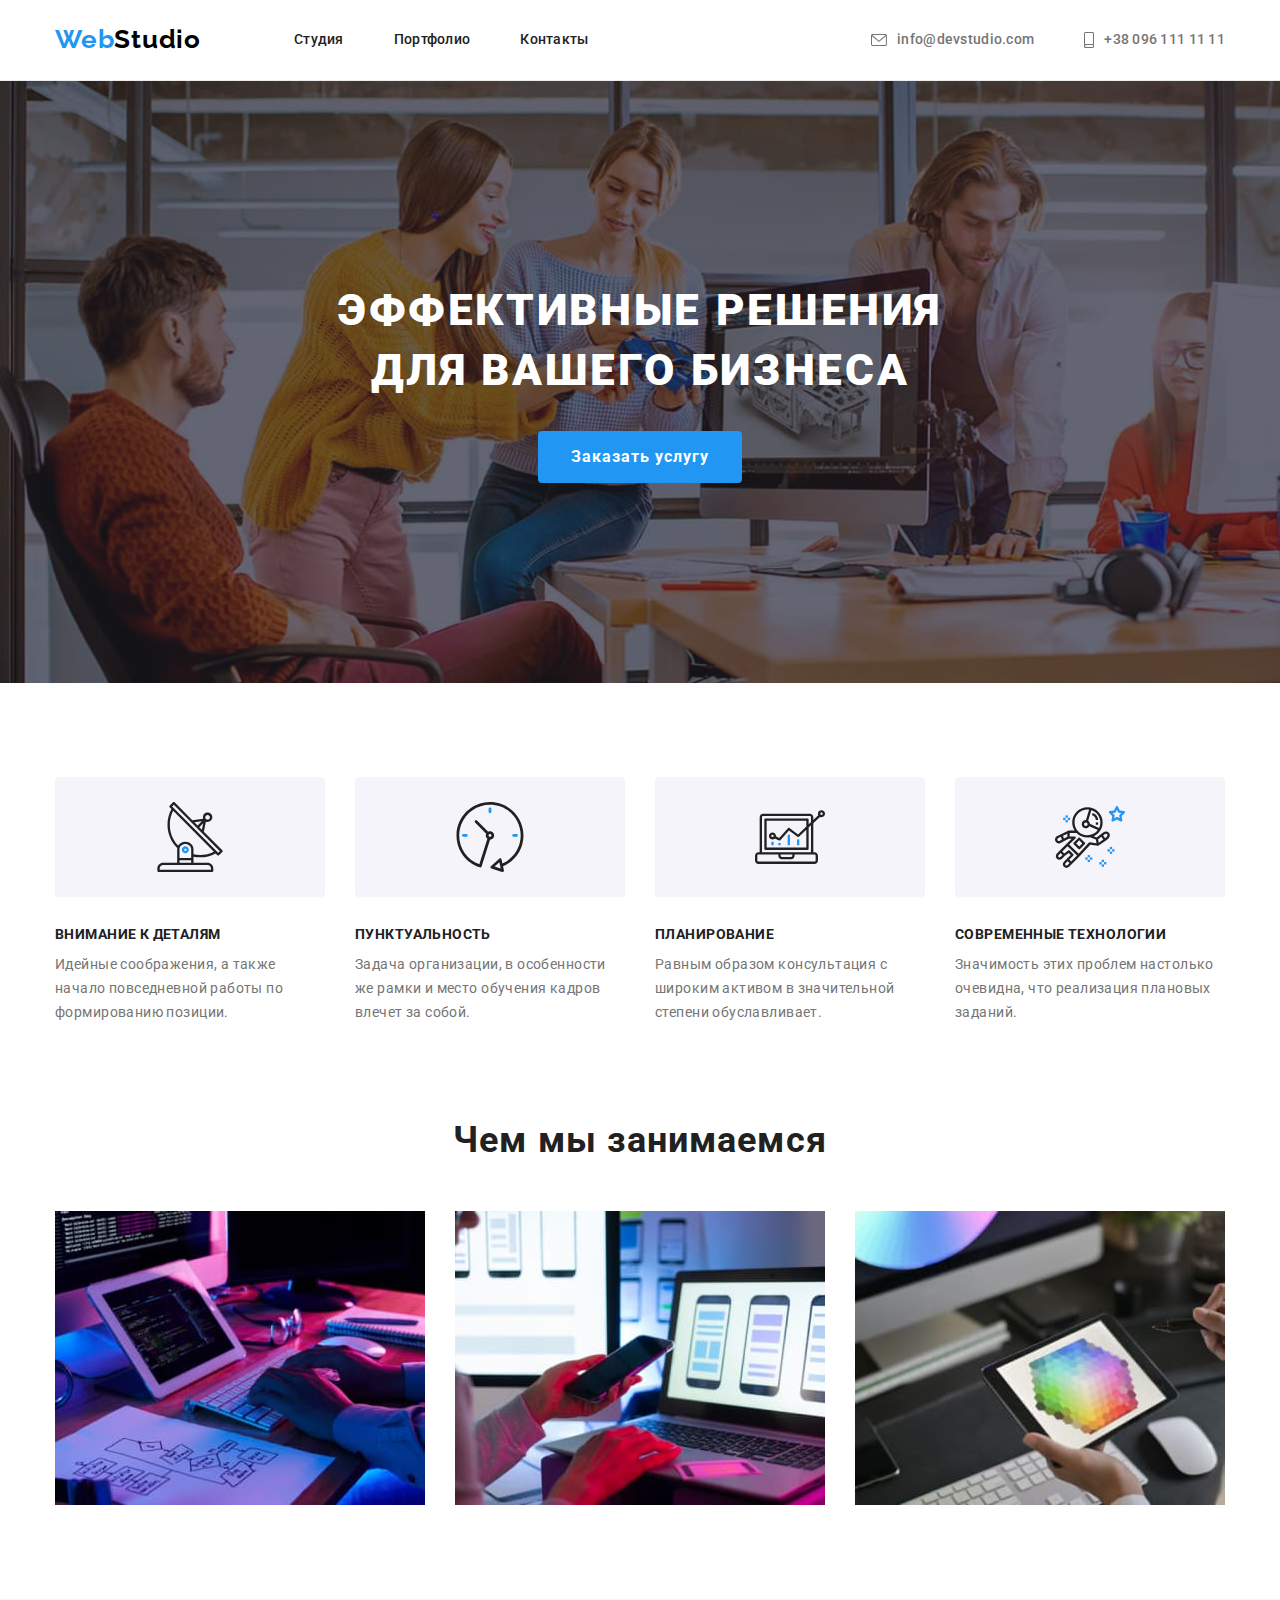
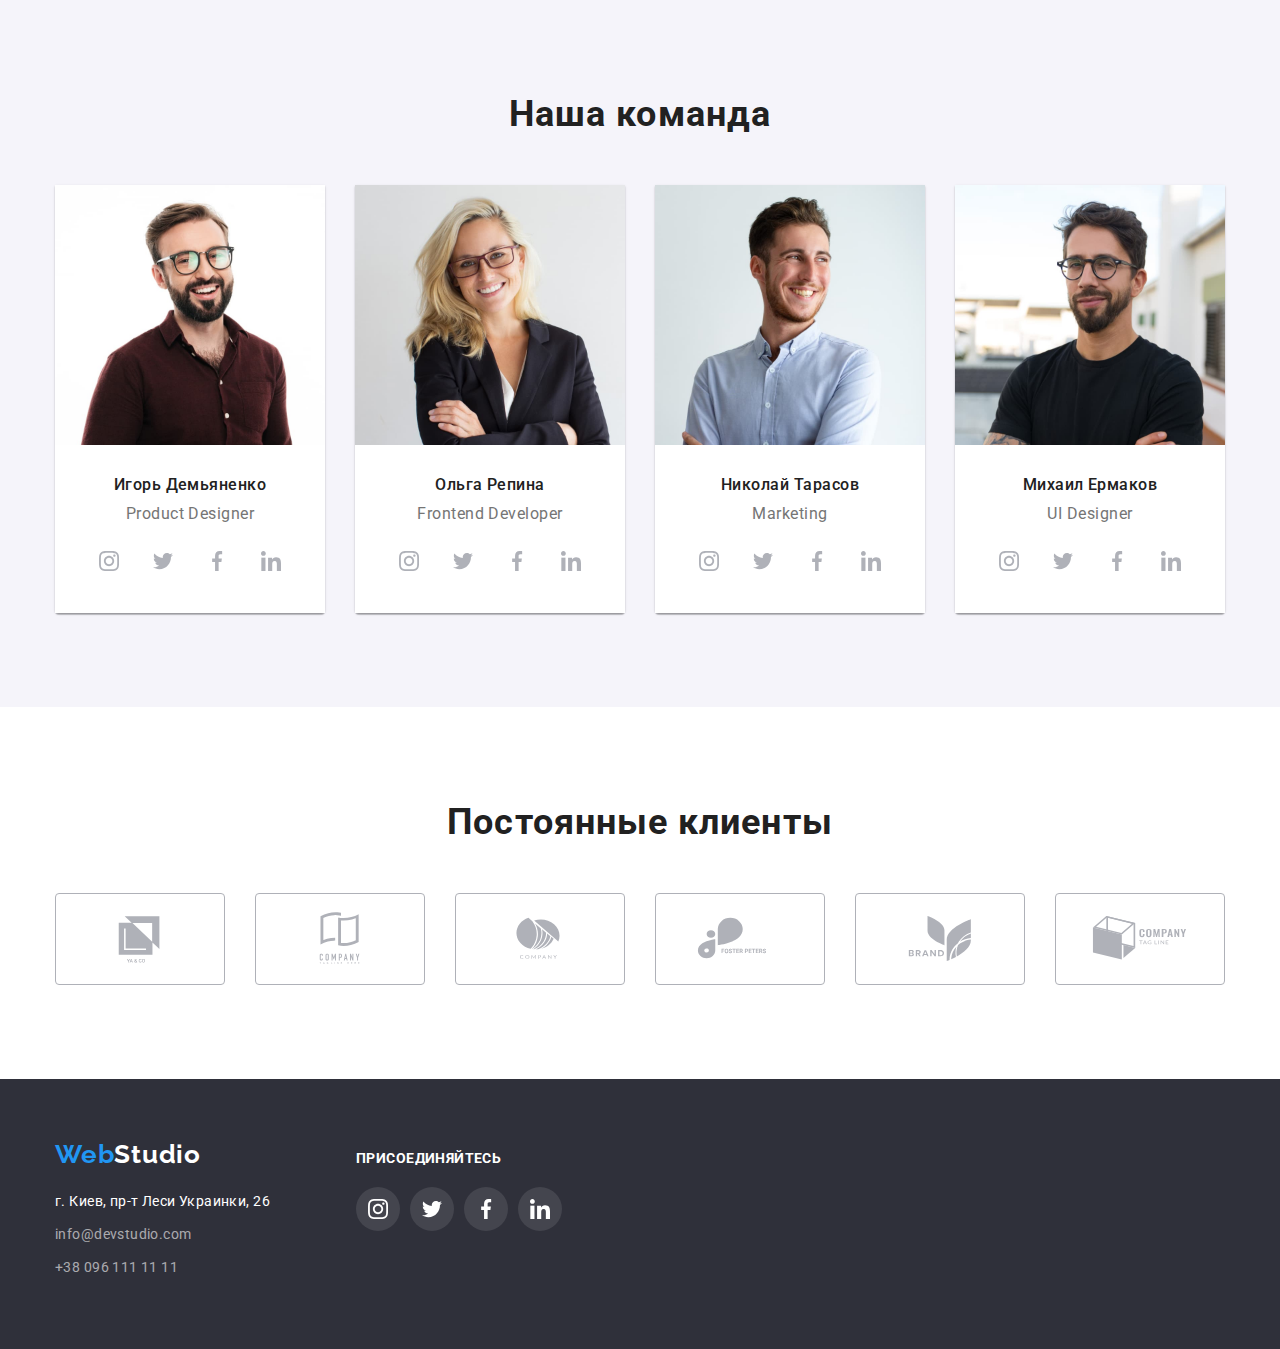
<file: index.html>
<!DOCTYPE html>
<html lang="ru">
<head>
    <meta charset="UTF-8">
    <meta http-equiv="X-UA-Compatible" content="IE=edge">
    <meta name="viewport" content="width=device-width, initial-scale=1.0">
    <title>Web studio</title>
    <link rel="preconnect" href="https://fonts.googleapis.com">
    <link rel="preconnect" href="https://fonts.gstatic.com" crossorigin>
    <link href="https://fonts.googleapis.com/css2?family=Raleway:wght@700&family=Roboto:wght@400;500;700;900&display=swap"
        rel="stylesheet">
        <link rel="stylesheet" href="https://cdnjs.cloudflare.com/ajax/libs/modern-normalize/1.1.0/modern-normalize.min.css">
        <link rel="stylesheet" href="./css/styles.css">    
</head>
<body>
    <header class="header">
            <div class="container main-nav">
            <a class="link header-logo" href="./index.html"> <span class="logo-secondary">Web</span>Studio</a>
        <nav class="header-nav">
            <ul class="list header-list">
                <li class="header-item">
                    <a class="link header-link" href="./index.html">Студия</a>
                </li >
                <li class="header-item">
                    <a class="link header-link" href="./portfolio.html">Портфолио</a>
                </li >
                <li class="header-item">
                    <a class="link header-link" href="">Контакты</a>
                </li >
            </ul>
        </nav >
            <ul class="list header-contacts">
                <li class="header-contacts-item">
                    <a class="link header-mail" href="mailto:info@devstudio.com">
                    <svg class="header-contacts-icon"
                        width="16px"
                        height="12px">
                        <use href="./images/icons.svg.svg#icon-envelope"></use>
                    </svg>
                    <p class="header-contacts-mail">
                        info@devstudio.com
                    </p></a>
                </li> 
                <li  class="header-contacts-item" >
                    <a class="link header-phone" href="tel:+380961111111">
                    <svg class="header-contacts-icon"
                    width="10px" 
                    height="16px">
                    <use href="./images/icons.svg.svg#icon-smartphone"></use>
                    </svg>  
                    <p class="header-contacts-phone">
                        +38 096 111 11 11
                    </p>
                </a>
                </li>
            </ul>
        </div>
    </header>
    <main>
        <!-- Герой -->
        <section class="hero">
            <div class="container">
            <h1 class="hero-title">Эффективные решения <br> для вашего бизнеса</h1>
            <button class=" btn hero-btn" type="button">Заказать услугу</button>
            </div>
        </section>
        <section class="features">
           <div class="container">
                <!-- потом будет скрыто -->
            <h2 class="features-title">Наши отличия</h2>
            <ul class="list features-list">
                <li class="features-item">
                    <div class="features-box">
                        <svg class="features-icon"
                        width="70px"
                        height="70px">
                            <use href="./images/icons.svg.svg#icon-antenna-1"></use>
                        </svg>
                    </div>
                    <h3 class="features-after-title">Внимание к деталям</h3>
                    <p class="features-text">Идейные соображения, а также начало повседневной работы по формированию позиции.</p>
                </li>
                <li class="features-item">
                    <div class="features-box">
                        <svg class="features-icon"
                        width="70px"
                        height="70px">
                            <use href="./images/icons.svg.svg#icon-clock-1"></use>
                        </svg>
                    </div>
                    <h3 class="features-after-title">Пунктуальность</h3>
                    <p class="features-text">Задача организации, в особенности же рамки и место обучения кадров влечет за собой.</p>
                </li>
                <li class="features-item">
                    <div class="features-box">
                        <svg class="features-icon"
                        width="70px"
                        height="70px">
                            <use href="./images/icons.svg.svg#icon-diagram-1"></use>
                        </svg>
                    </div>
                    <h3 class="features-after-title">Планирование</h3>
                    <p class="features-text">Равным образом консультация с широким активом в значительной степени обуславливает.</p>
                </li>
                <li class="features-item">
                    <div class="features-box">
                        <svg class="features-icon"
                        width="70px"
                        height="70px">
                            <use href="./images/icons.svg.svg#icon-astronaut-1"></use>
                        </svg>
                    </div>
                    <h3 class="features-after-title">Современные технологии</h3>
                    <p class="features-text">Значимость этих проблем настолько очевидна, что реализация плановых заданий.</p>
                </li>
            </ul>
           </div>
        </section>
        <section class="work">
         <div class="container">
            <h2 class="work-title">Чем мы занимаемся</h2>
            <ul class="list work-list">
                <li class="work-item">
                    <img class="img work-picture" src="./images/what-we-do1.jpg" 
                    alt="программист пишет код"
                    width="370">   
                </li>
                <li class="work-item">
                    <img class="img work-picture" src="./images/what-we-do2.jpg"
                    alt="тестирование продукта"
                    width="370">
                </li>
                <li class="work-item">
                    <img class="img work-picture" src="./images/what-we-do3.jpg" 
                    alt="дизайн"
                    width="370">
                </li>
            </ul>
         </div>
        </section>
        <!-- Наша команда -->
        <section class="team">
           <div class="container">
            <h2 class="team-title">Наша команда</h2>
            <ul class="list team-list">
                <li class="team-item">
                    <img class="img team-picture" src="./images/our-team1.jpg" 
                    alt="Фото работника - 1"
                    width="270">
                    <div class="team-members">
                        <h3 class="team-after-title">Игорь Демьяненко</h3>
                        <p class="team-text">Product Designer</p>
                        <ul class="social-list list">
                            <li class="social-list-item">
                                <a class="social-list-link link" href="">
                                    <svg class="social-list-icon" width="20" height="20">
                                        <use href="./images/icons.svg.svg#instagram"></use>
                                    </svg>
                                </a>
                            </li>
                            <li class="social-list-item">
                                <a class="social-list-link link" href="">
                                    <svg class="social-list-icon" width="20" height="20">
                                        <use href="./images/icons.svg.svg#twitter"></use>
                                    </svg>
                                </a>
                            </li>
                            <li class="social-list-item">
                                <a class="social-list-link link" href="">
                                    <svg class="social-list-icon" width="20" height="20">
                                        <use href="./images/icons.svg.svg#facebook"></use>
                                    </svg>
                                </a>
                            </li>
                            <li class="social-list-item">
                                <a class="social-list-link link" href="">
                                    <svg class="social-list-icon" width="20" height="20">
                                        <use href="./images/icons.svg.svg#linkedin"></use>
                                    </svg>
                                </a>
                            </li>
                        </ul>
                    </div>
                </li>
                <li class="team-item">
                    <img class="img team-picture" src="./images/our-team2.jpg" 
                    alt="Фото работника - 2"
                    width="270">
                    <div class="team-members">
                        <h3 class="team-after-title">Ольга Репина</h3>
                        <p class="team-text">Frontend Developer</p>
                        <ul class="social-list list">
                            <li class="social-list-item">
                                <a class="social-list-link link" href="">
                                    <svg class="social-list-icon" width="20" height="20">
                                        <use href="./images/icons.svg.svg#instagram"></use>
                                    </svg>
                                </a>
                            </li>
                            <li class="social-list-item">
                                <a class="social-list-link link" href="">
                                    <svg class="social-list-icon" width="20" height="20">
                                        <use href="./images/icons.svg.svg#twitter"></use>
                                    </svg>
                                </a>
                            </li>
                            <li class="social-list-item">
                                <a class="social-list-link link" href="">
                                    <svg class="social-list-icon" width="20" height="20">
                                        <use href="./images/icons.svg.svg#facebook"></use>
                                    </svg>
                                </a>
                            </li>
                            <li class="social-list-item">
                                <a class="social-list-link link" href="">
                                    <svg class="social-list-icon" width="20" height="20">
                                        <use href="./images/icons.svg.svg#linkedin"></use>
                                    </svg>
                                </a>
                            </li>
                        </ul>
                    </div>
                </li>
                <li class="team-item">
                   <img class="img team-picture" src="./images/our-team3.jpg" 
                   alt="Фото работника - 3"
                   width="270">
                    <div class="team-members">
                        <h3 class="team-after-title">Николай Тарасов</h3>
                        <p class="team-text">Marketing</p>
                        <ul class="social-list list">
                            <li class="social-list-item">
                                <a class="social-list-link link" href="">
                                    <svg class="social-list-icon" width="20" height="20">
                                        <use href="./images/icons.svg.svg#instagram"></use>
                                    </svg>
                                </a>
                            </li>
                            <li class="social-list-item">
                                <a class="social-list-link link" href="">
                                    <svg class="social-list-icon" width="20" height="20">
                                        <use href="./images/icons.svg.svg#twitter"></use>
                                    </svg>
                                </a>
                            </li>
                            <li class="social-list-item">
                                <a class="social-list-link link" href="">
                                    <svg class="social-list-icon" width="20" height="20">
                                        <use href="./images/icons.svg.svg#facebook"></use>
                                    </svg>
                                </a>
                            </li>
                            <li class="social-list-item">
                                <a class="social-list-link link" href="">
                                    <svg class="social-list-icon" width="20" height="20">
                                        <use href="./images/icons.svg.svg#linkedin"></use>
                                    </svg>
                                </a>
                            </li>
                        </ul>
                    </div>
                </li>
                <li class="team-item">
                    <img class="img team-picture" src="./images/our-team4.jpg" 
                    alt="Фото работника - 4"
                    width="270">
                    <div class="team-members">
                        <h3 class="team-after-title">Михаил Ермаков</h3>
                        <p class="team-text">UI Designer</p>
                        <ul class="social-list list">
                            <li class="social-list-item">
                                <a class="social-list-link link" href="">
                                    <svg class="social-list-icon" width="20" height="20">
                                        <use href="./images/icons.svg.svg#instagram"></use>
                                    </svg>
                                </a>
                            </li>
                            <li class="social-list-item">
                                <a class="social-list-link link" href="">
                                    <svg class="social-list-icon" width="20" height="20">
                                        <use href="./images/icons.svg.svg#twitter"></use>
                                    </svg>
                                </a>
                            </li>
                            <li class="social-list-item">
                                <a class="social-list-link link" href="">
                                    <svg class="social-list-icon" width="20" height="20">
                                        <use href="./images/icons.svg.svg#facebook"></use>
                                    </svg>
                                </a>
                            </li>
                            <li class="social-list-item">
                                <a class="social-list-link link" href="">
                                    <svg class="social-list-icon" width="20" height="20">
                                        <use href="./images/icons.svg.svg#linkedin"></use>
                                    </svg>
                                </a>
                            </li>
                        </ul>
                    </div>
                </li>
            </ul>
           </div>
        </section>
        <section class="clients">
            <div class="container">
                <h2 class="clients-title">Постоянные клиенты</h2>
            <ul class="list clients-list">
                <li class="clients-list-item">
                    <a href="" class="link clients-list-link">
                        <svg class="clients-list-icon"
                        width="106" 
                        height="60">
                            <use href="./images/icons.svg.svg#icon-logo"></use>
                        </svg>
                    </a>
                </li>
                <li class="clients-list-item">
                    <a href="" class="link clients-list-link">
                        <svg class="clients-list-icon"
                        width="106" 
                        height="60">
                            <use href="./images/icons.svg.svg#icon-logo-1"></use>
                        </svg>
                    </a>
                </li>
                <li class="clients-list-item">
                    <a href="" class="link clients-list-link">
                        <svg class="clients-list-icon"
                        width="106" 
                        height="60">
                            <use href="./images/icons.svg.svg#icon-logo-2"></use>
                        </svg>
                    </a>
                </li>
                <li class="clients-list-item">
                    <a href="" class="link clients-list-link">
                        <svg class="clients-list-icon"
                        width="106" 
                        height="60">
                            <use href="./images/icons.svg.svg#icon-logo-3"></use>
                        </svg>
                    </a>
                </li>
                <li class="clients-list-item">
                    <a href="" class="link clients-list-link">
                        <svg class="clients-list-icon"
                        width="106" 
                        height="60">
                            <use href="./images/icons.svg.svg#icon-logo-4"></use>
                        </svg>
                    </a>
                </li>
                <li class="clients-list-item">
                    <a href="" class="link clients-list-link">
                        <svg class="clients-list-icon"
                        width="106" 
                        height="60">
                            <use href="./images/icons.svg.svg#icon-logo-5"></use>
                        </svg>
                    </a>
                </li>
            </ul>
        </div>
        </section>
    </main>
    <footer class="footer">
    <div class="container">
        <div class="footer-address">
            <div class="footer-address-div">
            <a class="link footer-logo" href="./index.html"> <span class="footer-secondary">Web</span>Studio</a>
            <address>
                <ul class="list footer-list">
                    <li class="footer-item">
                        <a class="link footer-link" href="https://goo.gl/maps/KCNXTtwUkDuFQo187">г. Киев, пр-т Леси Украинки, 26</a>
                    </li>
                    <li class="footer-item">
                        <a class="link footer-mail" href="mailto:info@devstudio.com">info@devstudio.com</a>
                    </li>
                    <li class="footer-item">
                        <a class="link footer-phone" href="tel:+380961111111">+38 096 111 11 11</a>
                    </li>
                </ul>            
            </address>
            </div>
            <div class="footer-socials">
                <p class="footer-socials-text">присоединяйтесь</p>
                <ul class="social-list list">
                    <li class="social-list-item">
                        <a class="social-list-link link secondary" href="">
                            <svg class="social-list-icon secondary" width="20" height="20">
                                <use href="./images/icons.svg.svg#instagram"></use>
                            </svg>
                        </a>
                    </li>
                    <li class="social-list-item">
                        <a class="social-list-link link secondary" href="">
                            <svg class="social-list-icon secondary" width="20" height="20">
                                <use href="./images/icons.svg.svg#twitter"></use>
                            </svg>
                        </a>
                    </li>
                    <li class="social-list-item">
                        <a class="social-list-link link secondary" href="">
                            <svg class="social-list-icon secondary" width="20" height="20">
                                <use href="./images/icons.svg.svg#facebook"></use>
                            </svg>
                        </a>
                    </li>
                    <li class="social-list-item">
                        <a class="social-list-link link secondary" href="">
                            <svg class="social-list-icon secondary" width="20" height="20">
                                <use href="./images/icons.svg.svg#linkedin"></use>
                            </svg>
                        </a>
                    </li>
                </ul>
            </div>
        </div>
    </div>
    </footer>
</body>
</html>
</file>
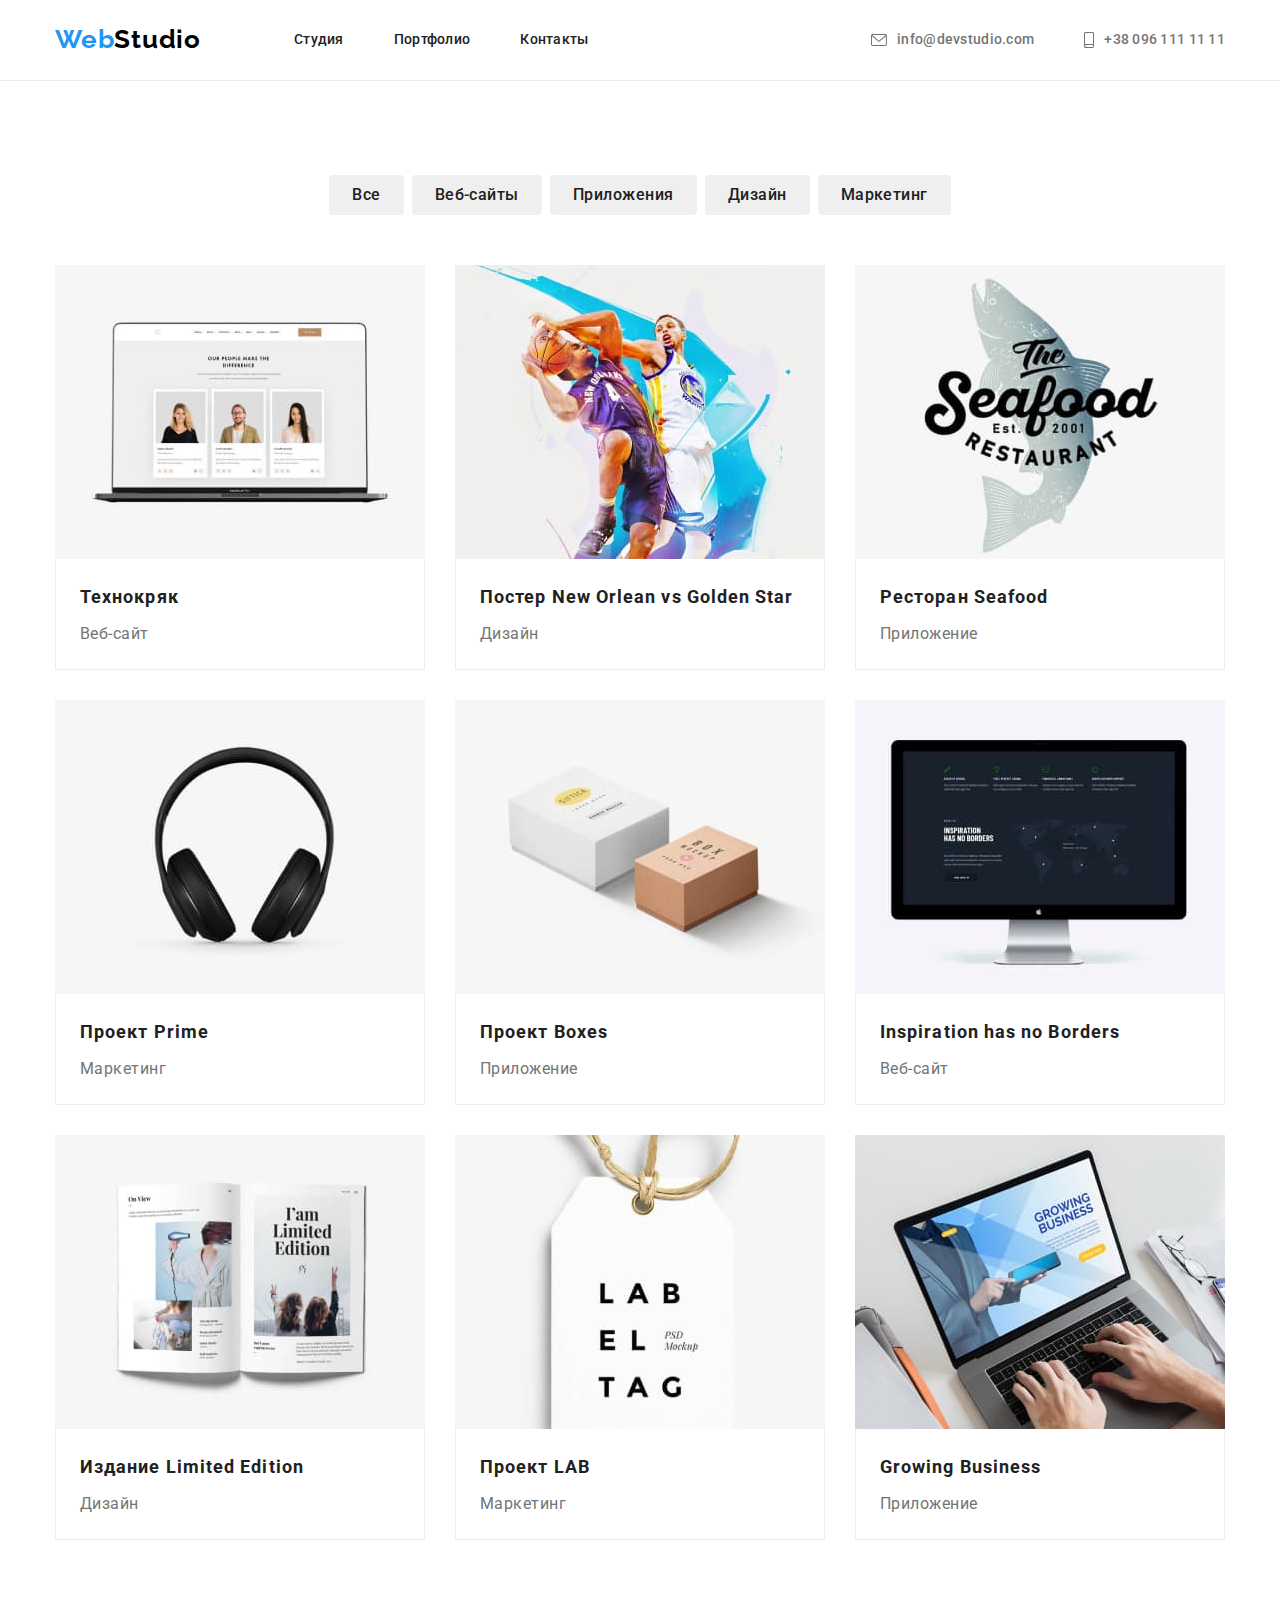
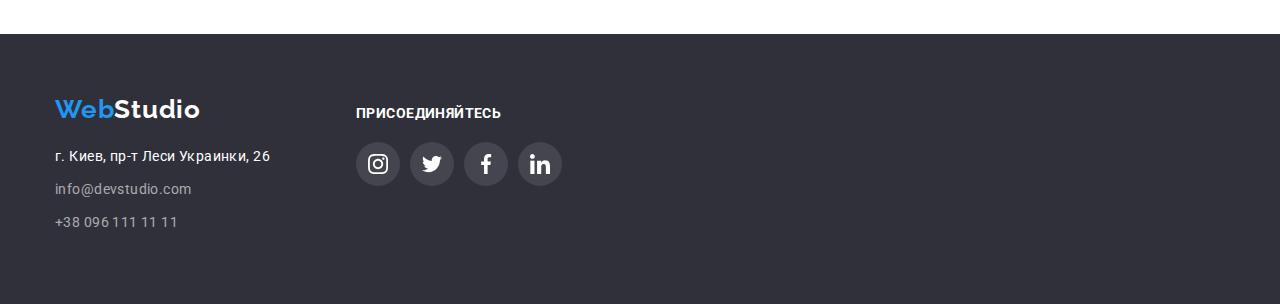
<file: portfolio.html>
<!DOCTYPE html>
<html lang="ru">
<head>
    <meta charset="UTF-8">
    <meta http-equiv="X-UA-Compatible" content="IE=edge">
    <meta name="viewport" content="width=device-width, initial-scale=1.0">
    <title>Web studio</title>
    <link rel="preconnect" href="https://fonts.googleapis.com">
    <link rel="preconnect" href="https://fonts.gstatic.com" crossorigin>
    <link href="https://fonts.googleapis.com/css2?family=Raleway:wght@700&family=Roboto:wght@400;500;700;900&display=swap"
        rel="stylesheet">
    <link rel="stylesheet" href="https://cdnjs.cloudflare.com/ajax/libs/modern-normalize/1.1.0/modern-normalize.min.css">
    <link rel="stylesheet" href="./css/styles.css">    
</head>
<body>
    <header class="header">
        <div class="container main-nav">
        <a class="link header-logo" href="./index.html"> <span class="logo-secondary">Web</span>Studio</a>
    <nav class="header-nav">
        <ul class="list header-list">
            <li class="header-item">
                <a class="link header-link" href="./index.html">Студия</a>
            </li >
            <li class="header-item">
                <a class="link header-link" href="./portfolio.html">Портфолио</a>
            </li >
            <li class="header-item">
                <a class="link header-link" href="">Контакты</a>
            </li >
        </ul>
    </nav >
        <ul class="list header-contacts">
            <li class="header-contacts-item">
                <a class="link header-mail" href="mailto:info@devstudio.com">
                <svg class="header-contacts-icon"
                    width="16px"
                    height="12px">
                    <use href="./images/icons.svg.svg#icon-envelope"></use>
                </svg>
                <p class="header-contacts-mail">
                    info@devstudio.com
                </p></a>
            </li> 
            <li  class="header-contacts-item" >
                <a class="link header-phone" href="tel:+380961111111">
                <svg class="header-contacts-icon"
                width="10px" 
                height="16px">
                <use href="./images/icons.svg.svg#icon-smartphone"></use>
                </svg>  
                <p class="header-contacts-phone">
                    +38 096 111 11 11
                </p>
            </a>
            </li>
        </ul>
    </div>
</header>
    <main>
        <!-- Наши работы -->
        <section class="works" >
            <div class="container">
                <!-- потом будет скрыто -->
            <h2 class="works-nav-title">Наши работы</h2>
            <ul class="list works-nav-list">
                <li class="works-nav-item">
                    <button class="btn works-nav-btn" type="button">Все</button>
                </li>
                <li class="works-nav-item">
                    <button class="btn works-nav-btn" type="button">Веб-сайты</button>
                </li>
                <li class="works-nav-item">
                    <button class="btn works-nav-btn" type="button">Приложения</button>
                </li>
                <li class="works-nav-item">
                    <button class="btn works-nav-btn" type="button">Дизайн</button>
                </li>
                <li class="works-nav-item">
                    <button class="btn works-nav-btn" type="button">Маркетинг</button>
                </li>
            </ul>
            <ul class="list works-examples-list">
                <li class="works-examples-item">
                    <img class="img works-examples-picture" src="./images/our-works1.jpg" 
                    alt="страница сайта"
                    width="370">
                    <div class="works-block">
                        <h3 class="works-examples-after-title">Технокряк</h3>
                        <p class="works-examples-item-text">Веб-сайт</p>
                    </div>
                </li>
                <li class="works-examples-item">
                    <img class="img works-examples-picture" src="./images/our-works2.jpg" 
                    alt="дизайн постера"
                    width="370">
                    <div class="works-block">
                        <h3 class="works-examples-after-title">Постер New Orlean vs Golden Star</h3>
                    <p class="works-examples-item-text">Дизайн</p>
                    </div>
                </li>
                <li class="works-examples-item">
                    <img class="img works-examples-picture" src="./images/our-works3.jpg" 
                    alt="иконка приложения"
                    width="370">
                    <div class="works-block">
                        <h3 class="works-examples-after-title">Ресторан Seafood</h3>
                        <p class="works-examples-item-text">Приложение</p>
                    </div>
                </li>
                <li class="works-examples-item">
                    <img class="img works-examples-picture" src="./images/our-works4.jpg" 
                    alt="наушники"
                    width="370">
                    <div class="works-block">
                        <h3 class="works-examples-after-title">Проект Prime</h3>
                        <p class="works-examples-item-text">Маркетинг</p>
                    </div>               
                </li>
                <li class="works-examples-item">
                    <img class="img works-examples-picture" src="./images/our-works5.jpg" 
                    alt="коробки с брендингом"
                    width="370">
                    <div class="works-block">
                        <h3 class="works-examples-after-title">Проект Boxes</h3>
                        <p class="works-examples-item-text">Приложение</p>
                    </div>               
                </li>
                <li class="works-examples-item">
                    <img class="img works-examples-picture" src="./images/our-works6.jpg" 
                    alt="страница сайта"
                    width="370">
                    <div class="works-block">
                        <h3 class="works-examples-after-title">Inspiration has no Borders</h3>
                        <p class="works-examples-item-text">Веб-сайт</p>
                    </div>               
                </li>
                <li class="works-examples-item">
                    <img class="img works-examples-picture" src="./images/our-works7.jpg" 
                    alt="журнал"
                    width="370">
                    <div class="works-block">
                        <h3 class="works-examples-after-title">Издание Limited Edition</h3>
                        <p class="works-examples-item-text">Дизайн</p>
                    </div>
                </li>
                <li class="works-examples-item">
                    <img class="img works-examples-picture" src="./images/our-works8.jpg"
                    alt="бирка"
                    width="370">
                    <div class="works-block">
                        <h3 class="works-examples-after-title">Проект LAB</h3>
                        <p class="works-examples-item-text">Маркетинг</p>
                    </div>            
                </li>
                <li class="works-examples-item">
                    <img class="img works-examples-picture" src="./images/our-works9.jpg" 
                    alt="страница сайта"
                    width="370">
                    <div class="works-block">
                        <h3 class="works-examples-after-title">Growing Business</h3>
                        <p class="works-examples-item-text">Приложение</p>
                    </div>
                </li>
            </ul>
            </div>
        </section>
    </main>
    <footer class="footer">
        <div class="container">
            <div class="footer-address">
                <div class="footer-address-div">
                <a class="link footer-logo" href="./index.html"> <span class="footer-secondary">Web</span>Studio</a>
                <address>
                    <ul class="list footer-list">
                        <li class="footer-item">
                            <a class="link footer-link" href="https://goo.gl/maps/KCNXTtwUkDuFQo187">г. Киев, пр-т Леси Украинки, 26</a>
                        </li>
                        <li class="footer-item">
                            <a class="link footer-mail" href="mailto:info@devstudio.com">info@devstudio.com</a>
                        </li>
                        <li class="footer-item">
                            <a class="link footer-phone" href="tel:+380961111111">+38 096 111 11 11</a>
                        </li>
                    </ul>            
                </address>
                </div>
                <div class="footer-socials">
                    <p class="footer-socials-text">присоединяйтесь</p>
                    <ul class="social-list list">
                        <li class="social-list-item">
                            <a class="social-list-link link secondary" href="">
                                <svg class="social-list-icon secondary" width="20" height="20">
                                    <use href="./images/icons.svg.svg#instagram"></use>
                                </svg>
                            </a>
                        </li>
                        <li class="social-list-item">
                            <a class="social-list-link link secondary" href="">
                                <svg class="social-list-icon secondary" width="20" height="20">
                                    <use href="./images/icons.svg.svg#twitter"></use>
                                </svg>
                            </a>
                        </li>
                        <li class="social-list-item">
                            <a class="social-list-link link secondary" href="">
                                <svg class="social-list-icon secondary" width="20" height="20">
                                    <use href="./images/icons.svg.svg#facebook"></use>
                                </svg>
                            </a>
                        </li>
                        <li class="social-list-item">
                            <a class="social-list-link link secondary" href="">
                                <svg class="social-list-icon secondary" width="20" height="20">
                                    <use href="./images/icons.svg.svg#linkedin"></use>
                                </svg>
                            </a>
                        </li>
                    </ul>
                </div>
            </div>
        </div>
        </footer>
</body>
</html>
</file>
<file: css/styles.css>
:root {
  --first-header-color: #2196f3;
  --second-header-color: #000000;
  --third-header-color: #757575;
  --accent-color: #2196f3;
  --second-accent-color: #ffffff;
  --first-page-color: #212121;
  --second-page-color: #ffffff;
  --third-page-color: #757575;
  --fourth-page-color: #2196f3;
  --first-background-color: #ffffff;
  --second-background-color: #2f303a;
  --third-background-color: #e5e5e5;
  --fourth-background-color: #f5f4fa;
  --first-footer-color: #ffffff;
  --second-footer-color: #2196f3;
  --third-footer-color: rgba(255, 255, 255, 0.6);
  --first-shadow-color: rgba(0, 0, 0, 0.15);
  --first-line-color: #ECECEC;
  --second-line-color: #EEEEEE;
  --first-shadow-color: rgba(0, 0, 0, 0.12);
  --second-shadow-color: rgba(0, 0, 0, 0.14);
  --third-shadow-color: rgba(0, 0, 0, 0.2);
  --fourth-shadow-color: rgba(0, 0, 0, 0.06);
  --fifth-shadow-color: rgba(0, 0, 0, 0.16);
  --sixth-shadow-color: rgba(0, 0, 0, 0.1);
  --seventh-shadow-color: rgba(0, 0, 0, 0.08);
  --first-icon-color: #AFB1B8;
  --first-link-background-color: rgba(255, 255, 255, 0.1);
  --overlay-color: rgba(47, 48, 58, 0.4);
}

html {
  box-sizing: border-box;
}

*,
*::before,
*::after {
  box-sizing: border-box;
}

body {
  font-family: 'Roboto', sans-serif;
  color: #212121;
}
.btn {
  cursor: pointer;
}
.list {
  list-style: none;
  padding: 0;
  margin: 0;
}

h1, h2, h3, h4, h5, h6, p {
  padding: 0;
  margin: 0;
}

.link {
  text-decoration: none;
}

.btn {
  border: 1px solid transparent;
}
.img {
  display: block;
  max-width: 100%;
  height: auto;
}
/*-------------------- header -------------------------- */
.container {
  width: 1200px;
  padding-left: 15px;
  padding-right: 15px;
  margin-left: auto;
  margin-right: auto;
}

.main-nav {
  display: flex;
  align-items: center;
}

.header {
  padding-top: 0px;
  padding-bottom: 0px;
  background-color: var(--first-background-color);
  border-bottom: 1px solid var(--first-line-color);
}
.header-logo {
  display: block;
  padding-top: 24px;
  padding-bottom: 25px;

  font-family: 'Raleway', sans-serif;
  font-weight: 700;
  font-size: 26px;
  line-height: 1.19;
  letter-spacing: 0.03em;
  color: var(--second-header-color);
}
.logo-secondary {
  color: var(--first-header-color);
}
.header-nav {
  margin-left: 93px;
}
.header-list {
  display: flex;
}
 .header-list .header-item:not(:last-child){
  margin-right: 50px;
}
.header-link {
  display: block;
  padding-top: 32px;
  padding-bottom: 32px;
  
  font-weight: 500;
  font-size: 14px;
  line-height: 1.14;
  letter-spacing: 0.02em;
  color: inherit;
}
.header-link:hover,
.header-link:focus {
  color: var(--accent-color);
}
.header-contacts {
  display: flex;
  margin-left: auto;
}
.header-contacts .header-contacts-item:not(:last-child){
  margin-right: 50px;
}

.header-mail,
.header-phone {
  display: block;
  padding-top: 32px;
  padding-bottom: 32px;
}

.header-contacts-mail,
.header-contacts-phone{
  font-weight: 500;
  font-size: 14px;
  line-height: 1.14;
  letter-spacing: 0.02em;
  color: var(--third-header-color);
}

.header-mail:hover .header-contacts-mail,
.header-mail:focus .header-contacts-mail {
  color: var(--accent-color);
}
.header-phone:hover .header-contacts-phone,
.header-phone:focus .header-contacts-phone {
  color: var(--accent-color);
}

.header-mail:hover .header-contacts-icon,
.header-mail:focus .header-contacts-icon {
  fill: var(--accent-color);
}

.header-contacts-icon,
.header-contacts-icon {
  fill: var(--third-header-color);
}

.header-phone:hover .header-contacts-icon,
.header-phone:focus .header-contacts-icon {
  fill: var(--accent-color);
}

.header-mail,
.header-phone {
  display: flex;
  align-items: center;
}

.header-contacts-icon{
  margin-right: 10px;
}

/*------------------ hero------------------------------ */
.hero {
  background-image: linear-gradient(
    var(--overlay-color),
    var(--overlay-color)),
  url(../images/hero-image.jpg);
  background-size: cover;

  max-width: 1600px;
  padding-top: 200px;
  padding-bottom: 200px;
  padding-left: 15px;
  padding-right: 15px;
  margin-left: auto;
  margin-right: auto;
  
  background-color: var(--second-background-color);
  text-align: center;
}
.hero-title {
  margin-bottom: 30px;

  font-weight: 900;
  font-size: 44px;
  line-height: 1.36;
  letter-spacing: 0.06em;
  text-transform: uppercase;
  color: var(--second-page-color);
}
.hero-btn {
  border-radius: 4px;
  padding: 10px 32px;
  min-width: 200px;

  font-family: inherit;
  font-weight: 700;
  font-size: 16px;
  line-height: 1.88;
  text-align: center;
  letter-spacing: 0.06em;
  color: var(--second-page-color);
  background-color: var(--accent-color);
}

/* --------------------features----------------------------- */
.features {
  padding-top: 94px;
  padding-bottom: 94px;
  background-color: var(--first-background-color);
}

.features-title {
  display: none;
}

.features-list {
  display: flex;
}
.features-item {
   width: 270px; 
  
}
.features-list .features-item:not(:last-child){
  margin-right: 30px;
}
.features-after-title {
  margin-bottom: 10px;

  font-weight: 700;
  font-size: 14px;
  line-height: 1.14;
  letter-spacing: 0.03em;
  text-transform: uppercase;
}
.features-text {
  font-weight: 400;
  font-size: 14px;
  line-height: 1.71;
  letter-spacing: 0.03em;
  color: var(--third-page-color);
}

.features-box {
  display: flex;
  align-items: center;
  justify-content: center;

  margin-bottom: 30px;
  padding: 25px 100px;
  border-radius: 4px;

  background: var(--fourth-background-color);
}
/* -----------------work-------------------------------------- */
.work {
  padding-bottom: 94px;

  background-color: var(--first-background-color);
}
.work-item {
  width: 370px; 
}

.work-title {
  margin-bottom: 50px;

  font-weight: 700;
  font-size: 36px;
  line-height: 1.17;
  text-align: center;
  letter-spacing: 0.03em;
}
.work-list {
  display: flex;
}

.work-list .work-item:not(:last-child){
  margin-right: 30px;
}
/* -----------------team----------------------------------------- */
.team {
  padding-top: 94px;
  padding-bottom: 94px;
  background-color: var(--fourth-background-color);
}
.team-item {
  width: 270px; 
  box-shadow: 0px 1px 3px var(--first-shadow-color), 0px 1px 1px var(--second-shadow-color), 0px 2px 1px var(--third-shadow-color);
  border-radius: 0px 0px 4px 4px;
}

.team-list {
  display: flex;
}

.team-list .team-item:not(:last-child){
  margin-right: 30px;
}

.team-title {
  margin-bottom: 50px;

  font-weight: 700;
  font-size: 36px;
  line-height: 1.17;
  text-align: center;
  letter-spacing: 0.03em;
}
.team-after-title {
  margin-bottom: 10px;

  font-weight: 500;
  font-size: 16px;
  line-height: 1.19;
  text-align: center;
  letter-spacing: 0.03em;
}
.team-text {
  margin-bottom: 16px;

  font-size: 16px;
  line-height: 1.19;
  text-align: center;
  letter-spacing: 0.03em;
  color: var(--third-page-color);
}

.team-members {
  padding-top: 30px;
  padding-bottom: 30px;
  padding-left: 32px;
  padding-right: 32px;

  background-color: var(--first-background-color);
  
}
.social-list {
  display: flex;
  justify-content: space-between;
}
.social-list-link {
  display: flex;
  align-items: center;
  justify-content: center;

  width: 44px;
  height: 44px;
  border-radius: 50%;
}
.social-list-icon {
  fill: var(--first-icon-color);
}
.social-list-link:hover,
.social-list-link:focus {
  background-color: var(--accent-color); 
}
.social-list-link:hover .social-list-icon,
.social-list-link:focus .social-list-icon {
  fill: var(--second-accent-color);
}
/* --------------------clients-------------------------------- */

.clients {
  padding-top: 94px;
  padding-bottom: 94px;
  background-color: var(--first-background-color);
}

.clients-title {
  margin-bottom: 50px;

  font-weight: 700;
  font-size: 36px;
  line-height: 1.17;
  text-align: center;
  letter-spacing: 0.03em;
}

.clients-list {
  display: flex;
}

.clients-list-link {
  display: flex;
  align-items: center;
  justify-content: center;

  border: 1px solid var(--first-icon-color);
  border-radius: 4px;
  
  width: 170px;
  height: 92px;
  
}
.clients-list .clients-list-item:not(:last-child){
  margin-right: 30px;
}

.clients-list-icon {
  fill: var(--first-icon-color);
}

.clients-list-link:hover ,
.clients-list-link:focus  {
  border-color: var(--accent-color);
}

.clients-list-link:hover .clients-list-icon,
.clients-list-link:focus .clients-list-icon {
  fill: var(--accent-color);
}
/* --------------footer------------------------------------------- */
.footer {
  padding-top: 60px;
  padding-bottom: 60px;
  background-color: var(--second-background-color);
}
.footer-logo {
  display: inline-block;
  margin-bottom: 20px;

  font-family: 'Raleway', sans-serif;
  font-weight: 700;
  font-size: 26px;
  line-height: 1.19;
  letter-spacing: 0.03em;
  color: var(--first-footer-color);
}
.footer-secondary {
  color: var(--second-footer-color);
}
.footer-link,
.footer-mail,
.footer-phone {
  font-style: normal;
  font-weight: 400;
  font-size: 14px;
  line-height: 1.71;
  letter-spacing: 0.03em;
  color: var(--first-footer-color);
}

.footer-link,
.footer-mail {
  display: inline-block; 
}

.footer-mail,
.footer-phone {
  color: var(--third-footer-color);
}
.footer-mail:hover,
.footer-phone:hover,
.footer-mail:focus,
.footer-phone:focus {
  color: var(--accent-color);
}
.footer-item {
  margin-bottom: 9px;
}

.footer-socials-text{
  margin-bottom: 20px;

  font-weight: 700;
  font-size: 14px;
  line-height: 1.14;
  letter-spacing: 0.03em;
  text-transform: uppercase;

  color: var(--second-page-color);
}
.footer-address-div {
  min-width: 231px;
  margin-right: 70px;
}

.footer-socials {
  min-width: 206px;

}

.footer-address {
  display: flex;
  align-items: baseline;
}

.social-list-icon.secondary {
  fill: var(--second-accent-color);
}

.social-list-link.secondary {
  background-color: var(--first-link-background-color);
}
.social-list-link.secondary:hover,
.social-list-link.secondary:focus {
  background-color: var(--accent-color); 
}

/* ----------------portfolio our works----------------------------------- */
.works {
  padding-top: 94px;
  padding-bottom: 94px;
  background-color: var(--first-background-color);
}

.works-nav-title {
  display: none;
}

.works-nav-list {
  display: flex;
  justify-content: center;
  margin-bottom: 50px;
}

.works-nav-list .works-nav-item:not(:last-child){
  margin-right: 8px;
}

.works-nav-btn {
  border-radius: 4px;
  padding: 6px 22px;
  min-width: 73px;

  font-family: inherit;
  font-weight: 500;
  font-size: 16px;
  line-height: 1.63;
  text-align: center;
  letter-spacing: 0.03em;
  color: inherit;
}
.works-nav-btn:hover,
.works-nav-btn:focus {
  box-shadow: 0px 3px 1px var(--sixth-shadow-color), 0px 1px 2px var(--seventh-shadow-color), 0px 2px 2px var(--first-shadow-color);

  color: var(--second-accent-color);
  background-color: var(--accent-color);
}
.works-examples-list {
  display: flex;
  flex-wrap: wrap;
  margin-top: -30px;
  margin-left: -30px;
}

.works-examples-item {
  flex-basis: calc((100% - 90px) / 3);
  margin-top: 30px;
  margin-left: 30px;  
}

.works-examples-item:hover {
  box-shadow: 0px 1px 1px var(--first-shadow-color), 0px 4px 4px var(--fourth-shadow-color), 1px 4px 6px var(--fifth-shadow-color);
}

.works-examples-after-title {
  margin-bottom: 4px;
  font-weight: 700;
  font-size: 18px;
  line-height: 2;
  letter-spacing: 0.06em;
}
.works-examples-item-text {
  font-size: 16px;
  line-height: 1.88;
  letter-spacing: 0.03em;
  color: var(--third-page-color);
}

.works-block {
  padding: 20px 24px;
  border: 1px solid var(--second-line-color);
  border-top: none;
}
</file>
